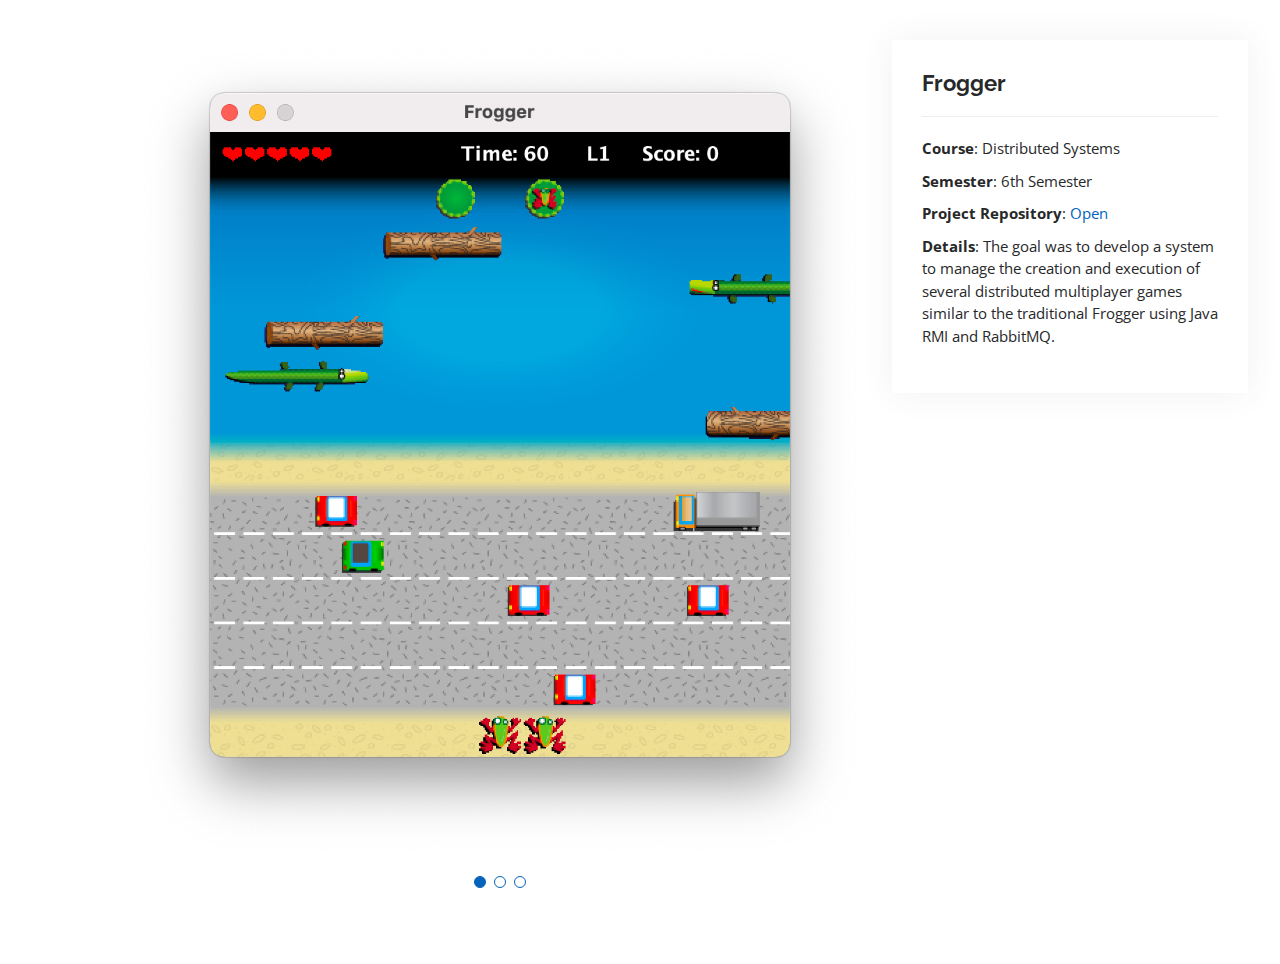
<file: portfolio-Frogger.html>
<!DOCTYPE html>
<html lang="en">

<head>
  <meta charset="utf-8">
  <meta content="width=device-width, initial-scale=1.0" name="viewport">

  <title>Portfolio Details - Frogger</title>
  <meta content="" name="description">
  <meta content="" name="keywords">

  <!-- Favicons -->
  <link href="assets/img/favicon.png" rel="icon">
  <link href="assets/img/apple-touch-icon.png" rel="apple-touch-icon">

  <!-- Google Fonts -->
  <link href="https://fonts.googleapis.com/css?family=Open+Sans:300,300i,400,400i,600,600i,700,700i|Raleway:300,300i,400,400i,500,500i,600,600i,700,700i|Poppins:300,300i,400,400i,500,500i,600,600i,700,700i" rel="stylesheet">

  <!-- Vendor CSS Files -->
  <link href="assets/vendor/aos/aos.css" rel="stylesheet">
  <link href="assets/vendor/bootstrap/css/bootstrap.min.css" rel="stylesheet">
  <link href="assets/vendor/bootstrap-icons/bootstrap-icons.css" rel="stylesheet">
  <link href="assets/vendor/boxicons/css/boxicons.min.css" rel="stylesheet">
  <link href="assets/vendor/glightbox/css/glightbox.min.css" rel="stylesheet">
  <link href="assets/vendor/swiper/swiper-bundle.min.css" rel="stylesheet">

  <!-- Template Main CSS File -->
  <link href="assets/css/style.css" rel="stylesheet">

  <!-- =======================================================
  * Template Name: MyResume - v4.7.0
  * Template URL: https://bootstrapmade.com/free-html-bootstrap-template-my-resume/
  * Author: BootstrapMade.com
  * License: https://bootstrapmade.com/license/
  ======================================================== -->
</head>

<body>

  <main id="main">

    <!-- ======= Portfolio Details Section ======= -->
    <section id="portfolio-details" class="portfolio-details">
      <div class="container">

        <div class="row gy-4">

          <div class="col-lg-8">
            <div class="portfolio-details-slider swiper">
              <div class="swiper-wrapper align-items-center">

                <div class="swiper-slide">
                  <img src="assets/img/portfolio/Frogger/2.png" alt="">
                </div>

                <div class="swiper-slide">
                  <img src="assets/img/portfolio/Frogger/1.png" alt="" >
                </div>

                <div class="swiper-slide">
                  <img src="assets/img/portfolio/Frogger/3.png" alt="">
                </div>
                

              </div>
              <div class="swiper-pagination"></div>
            </div>
          </div>

          <div class="col-lg-4">
            <div class="portfolio-info">
              <h3>Frogger</h3>
              <ul>
                <li><strong>Course</strong>: Distributed Systems</li>
                <li><strong>Semester</strong>: 6th Semester</li>
                <li><strong>Project Repository</strong>: <a href="https://github.com/goncalopaiva/Frogger" target="_blank">Open</a></li>
                <li><strong>Details</strong>: The goal was to develop a system to manage the creation and 
                  execution of several distributed multiplayer games similar to the traditional Frogger using Java 
                  RMI and RabbitMQ.</li>
              </ul>
            </div>
        </div>
      </div>
    </section><!-- End Portfolio Details Section -->

  </main><!-- End #main -->

  <div id="preloader"></div>
  <a href="#" class="back-to-top d-flex align-items-center justify-content-center"><i class="bi bi-arrow-up-short"></i></a>

  <!-- Vendor JS Files -->
  <script src="assets/vendor/purecounter/purecounter.js"></script>
  <script src="assets/vendor/aos/aos.js"></script>
  <script src="assets/vendor/bootstrap/js/bootstrap.bundle.min.js"></script>
  <script src="assets/vendor/glightbox/js/glightbox.min.js"></script>
  <script src="assets/vendor/isotope-layout/isotope.pkgd.min.js"></script>
  <script src="assets/vendor/swiper/swiper-bundle.min.js"></script>
  <script src="assets/vendor/typed.js/typed.min.js"></script>
  <script src="assets/vendor/waypoints/noframework.waypoints.js"></script>
  <script src="assets/vendor/php-email-form/validate.js"></script>

  <!-- Template Main JS File -->
  <script src="assets/js/main.js"></script>

</body>

</html>
</file>
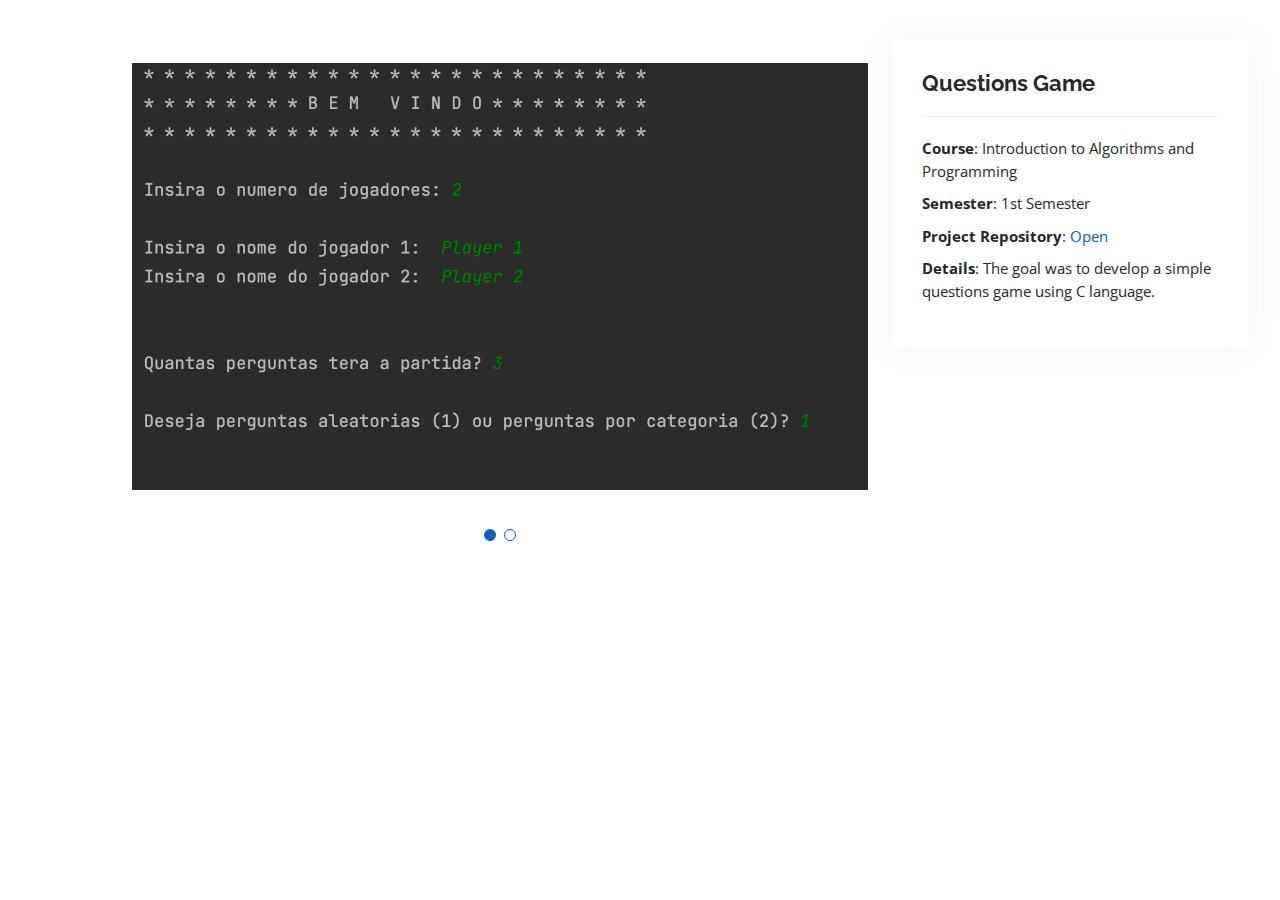
<file: portfolio-IAPG.html>
<!DOCTYPE html>
<html lang="en">

<head>
  <meta charset="utf-8">
  <meta content="width=device-width, initial-scale=1.0" name="viewport">

  <title>Portfolio Details - Questions Game</title>
  <meta content="" name="description">
  <meta content="" name="keywords">

  <!-- Favicons -->
  <link href="assets/img/favicon.png" rel="icon">
  <link href="assets/img/apple-touch-icon.png" rel="apple-touch-icon">

  <!-- Google Fonts -->
  <link href="https://fonts.googleapis.com/css?family=Open+Sans:300,300i,400,400i,600,600i,700,700i|Raleway:300,300i,400,400i,500,500i,600,600i,700,700i|Poppins:300,300i,400,400i,500,500i,600,600i,700,700i" rel="stylesheet">

  <!-- Vendor CSS Files -->
  <link href="assets/vendor/aos/aos.css" rel="stylesheet">
  <link href="assets/vendor/bootstrap/css/bootstrap.min.css" rel="stylesheet">
  <link href="assets/vendor/bootstrap-icons/bootstrap-icons.css" rel="stylesheet">
  <link href="assets/vendor/boxicons/css/boxicons.min.css" rel="stylesheet">
  <link href="assets/vendor/glightbox/css/glightbox.min.css" rel="stylesheet">
  <link href="assets/vendor/swiper/swiper-bundle.min.css" rel="stylesheet">

  <!-- Template Main CSS File -->
  <link href="assets/css/style.css" rel="stylesheet">

  <!-- =======================================================
  * Template Name: MyResume - v4.7.0
  * Template URL: https://bootstrapmade.com/free-html-bootstrap-template-my-resume/
  * Author: BootstrapMade.com
  * License: https://bootstrapmade.com/license/
  ======================================================== -->
</head>

<body>

  <main id="main">

    <!-- ======= Portfolio Details Section ======= -->
    <section id="portfolio-details" class="portfolio-details">
      <div class="container">

        <div class="row gy-4">

          <div class="col-lg-8">
            <div class="portfolio-details-slider swiper">
              <div class="swiper-wrapper align-items-center">

                <div class="swiper-slide">
                  <img src="assets/img/portfolio/IAPG/1.png" alt="">
                </div>

                <div class="swiper-slide">
                  <img src="assets/img/portfolio/IAPG/2.png" alt="" >
                </div>
                
              </div>
              <div class="swiper-pagination"></div>
            </div>
          </div>

          <div class="col-lg-4">
            <div class="portfolio-info">
              <h3>Questions Game</h3>
              <ul>
                <li><strong>Course</strong>: Introduction to Algorithms and Programming	</li>
                <li><strong>Semester</strong>: 1st Semester</li>
                <li><strong>Project Repository</strong>: <a href="https://github.com/goncalopaiva/Projeto_IAPG_2021" target="_blank">Open</a></li>
                <li><strong>Details</strong>: The goal was to develop a simple questions game using C language. </li>
              </ul>
            </div>
        </div>
      </div>
    </section><!-- End Portfolio Details Section -->

  </main><!-- End #main -->

  <div id="preloader"></div>
  <a href="#" class="back-to-top d-flex align-items-center justify-content-center"><i class="bi bi-arrow-up-short"></i></a>

  <!-- Vendor JS Files -->
  <script src="assets/vendor/purecounter/purecounter.js"></script>
  <script src="assets/vendor/aos/aos.js"></script>
  <script src="assets/vendor/bootstrap/js/bootstrap.bundle.min.js"></script>
  <script src="assets/vendor/glightbox/js/glightbox.min.js"></script>
  <script src="assets/vendor/isotope-layout/isotope.pkgd.min.js"></script>
  <script src="assets/vendor/swiper/swiper-bundle.min.js"></script>
  <script src="assets/vendor/typed.js/typed.min.js"></script>
  <script src="assets/vendor/waypoints/noframework.waypoints.js"></script>
  <script src="assets/vendor/php-email-form/validate.js"></script>

  <!-- Template Main JS File -->
  <script src="assets/js/main.js"></script>

</body>

</html>
</file>
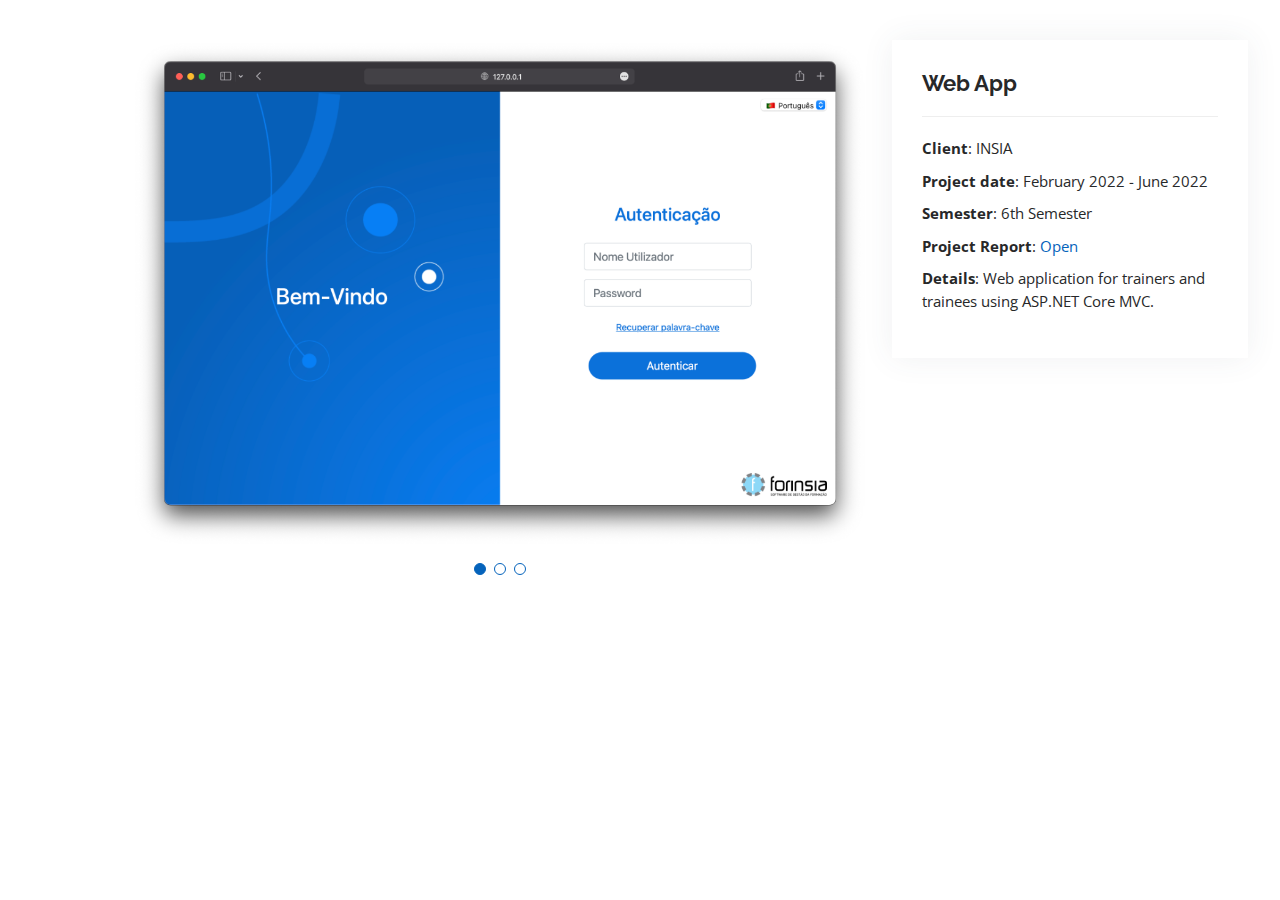
<file: portfolio-INSIA.html>
<!DOCTYPE html>
<html lang="en">

<head>
  <meta charset="utf-8">
  <meta content="width=device-width, initial-scale=1.0" name="viewport">

  <title>Portfolio Details - INSIA</title>
  <meta content="" name="description">
  <meta content="" name="keywords">

  <!-- Favicons -->
  <link href="assets/img/favicon.png" rel="icon">
  <link href="assets/img/apple-touch-icon.png" rel="apple-touch-icon">

  <!-- Google Fonts -->
  <link href="https://fonts.googleapis.com/css?family=Open+Sans:300,300i,400,400i,600,600i,700,700i|Raleway:300,300i,400,400i,500,500i,600,600i,700,700i|Poppins:300,300i,400,400i,500,500i,600,600i,700,700i" rel="stylesheet">

  <!-- Vendor CSS Files -->
  <link href="assets/vendor/aos/aos.css" rel="stylesheet">
  <link href="assets/vendor/bootstrap/css/bootstrap.min.css" rel="stylesheet">
  <link href="assets/vendor/bootstrap-icons/bootstrap-icons.css" rel="stylesheet">
  <link href="assets/vendor/boxicons/css/boxicons.min.css" rel="stylesheet">
  <link href="assets/vendor/glightbox/css/glightbox.min.css" rel="stylesheet">
  <link href="assets/vendor/swiper/swiper-bundle.min.css" rel="stylesheet">

  <!-- Template Main CSS File -->
  <link href="assets/css/style.css" rel="stylesheet">

  <!-- =======================================================
  * Template Name: MyResume - v4.7.0
  * Template URL: https://bootstrapmade.com/free-html-bootstrap-template-my-resume/
  * Author: BootstrapMade.com
  * License: https://bootstrapmade.com/license/
  ======================================================== -->
</head>

<body>

  <main id="main">

    <!-- ======= Portfolio Details Section ======= -->
    <section id="portfolio-details" class="portfolio-details">
      <div class="container">

        <div class="row gy-4">

          <div class="col-lg-8">
            <div class="portfolio-details-slider swiper">
              <div class="swiper-wrapper align-items-center">

                <div class="swiper-slide">
                  <img src="assets/img/portfolio/INSIA/1.png" alt="">
                </div>

                <div class="swiper-slide">
                  <img src="assets/img/portfolio/INSIA/2.png" alt="">
                </div>

                <div class="swiper-slide">
                  <img src="assets/img/portfolio/INSIA/3.png" alt="">
                </div>

              </div>
              <div class="swiper-pagination"></div>
            </div>
          </div>

          <div class="col-lg-4">
            <div class="portfolio-info">
              <h3>Web App</h3>
              <ul>
                <li><strong>Client</strong>: INSIA</li>
                <li><strong>Project date</strong>: February 2022 - June 2022</li>
                <li><strong>Semester</strong>: 6th Semester</li>
                <li><strong>Project Report</strong>: <a href="assets/img/portfolio/INSIA/Report.pdf" target="_blank">Open</a></li>
                <li><strong>Details</strong>: Web application for trainers and trainees using ASP.NET Core MVC.
                  </li>
              </ul>
            </div>
        </div>
      </div>
    </section><!-- End Portfolio Details Section -->

  </main><!-- End #main -->

  <div id="preloader"></div>
  <a href="#" class="back-to-top d-flex align-items-center justify-content-center"><i class="bi bi-arrow-up-short"></i></a>

  <!-- Vendor JS Files -->
  <script src="assets/vendor/purecounter/purecounter.js"></script>
  <script src="assets/vendor/aos/aos.js"></script>
  <script src="assets/vendor/bootstrap/js/bootstrap.bundle.min.js"></script>
  <script src="assets/vendor/glightbox/js/glightbox.min.js"></script>
  <script src="assets/vendor/isotope-layout/isotope.pkgd.min.js"></script>
  <script src="assets/vendor/swiper/swiper-bundle.min.js"></script>
  <script src="assets/vendor/typed.js/typed.min.js"></script>
  <script src="assets/vendor/waypoints/noframework.waypoints.js"></script>
  <script src="assets/vendor/php-email-form/validate.js"></script>

  <!-- Template Main JS File -->
  <script src="assets/js/main.js"></script>

</body>

</html>
</file>
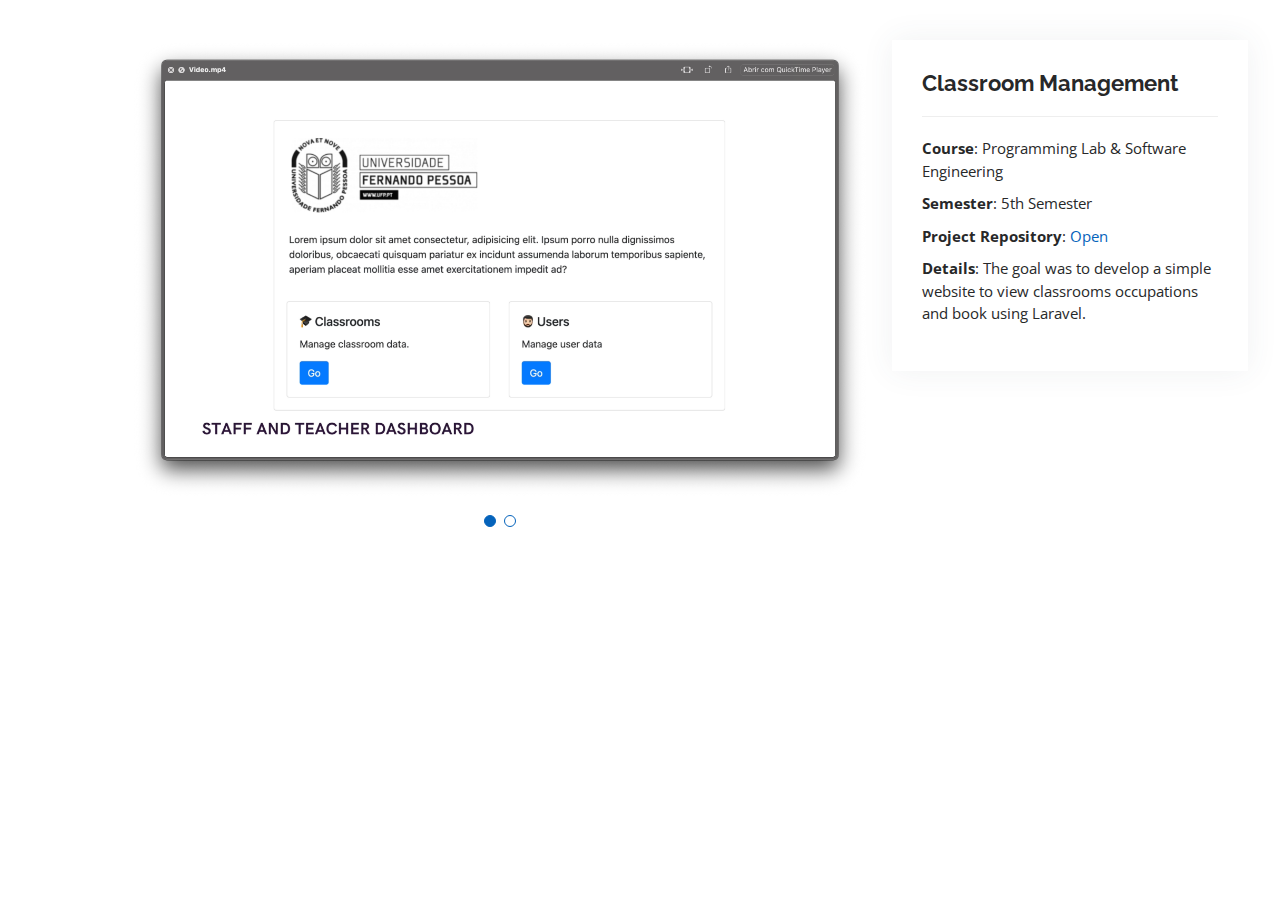
<file: portfolio-LAPR.html>
<!DOCTYPE html>
<html lang="en">

<head>
  <meta charset="utf-8">
  <meta content="width=device-width, initial-scale=1.0" name="viewport">

  <title>Portfolio Details - Classroom Management</title>
  <meta content="" name="description">
  <meta content="" name="keywords">

  <!-- Favicons -->
  <link href="assets/img/favicon.png" rel="icon">
  <link href="assets/img/apple-touch-icon.png" rel="apple-touch-icon">

  <!-- Google Fonts -->
  <link href="https://fonts.googleapis.com/css?family=Open+Sans:300,300i,400,400i,600,600i,700,700i|Raleway:300,300i,400,400i,500,500i,600,600i,700,700i|Poppins:300,300i,400,400i,500,500i,600,600i,700,700i" rel="stylesheet">

  <!-- Vendor CSS Files -->
  <link href="assets/vendor/aos/aos.css" rel="stylesheet">
  <link href="assets/vendor/bootstrap/css/bootstrap.min.css" rel="stylesheet">
  <link href="assets/vendor/bootstrap-icons/bootstrap-icons.css" rel="stylesheet">
  <link href="assets/vendor/boxicons/css/boxicons.min.css" rel="stylesheet">
  <link href="assets/vendor/glightbox/css/glightbox.min.css" rel="stylesheet">
  <link href="assets/vendor/swiper/swiper-bundle.min.css" rel="stylesheet">

  <!-- Template Main CSS File -->
  <link href="assets/css/style.css" rel="stylesheet">

  <!-- =======================================================
  * Template Name: MyResume - v4.7.0
  * Template URL: https://bootstrapmade.com/free-html-bootstrap-template-my-resume/
  * Author: BootstrapMade.com
  * License: https://bootstrapmade.com/license/
  ======================================================== -->
</head>

<body>

  <main id="main">

    <!-- ======= Portfolio Details Section ======= -->
    <section id="portfolio-details" class="portfolio-details">
      <div class="container">

        <div class="row gy-4">

          <div class="col-lg-8">
            <div class="portfolio-details-slider swiper">
              <div class="swiper-wrapper align-items-center">

                <div class="swiper-slide">
                  <img src="assets/img/portfolio/LAPR/1.png" alt="">
                </div>

                <div class="swiper-slide">
                  <img src="assets/img/portfolio/LAPR/2.png" alt="" >
                </div>
                
              </div>
              <div class="swiper-pagination"></div>
            </div>
          </div>

          <div class="col-lg-4">
            <div class="portfolio-info">
              <h3>Classroom Management</h3>
              <ul>
                <li><strong>Course</strong>: Programming Lab & Software Engineering</li>
                <li><strong>Semester</strong>: 5th Semester</li>
                <li><strong>Project Repository</strong>: <a href="https://github.com/goncalopaiva/Laravel-LAPR" target="_blank">Open</a></li>
                <li><strong>Details</strong>: The goal was to develop a simple website to view classrooms occupations and 
                book using Laravel.
               </li>
              </ul>
            </div>
        </div>
      </div>
    </section><!-- End Portfolio Details Section -->

  </main><!-- End #main -->

  <div id="preloader"></div>
  <a href="#" class="back-to-top d-flex align-items-center justify-content-center"><i class="bi bi-arrow-up-short"></i></a>

  <!-- Vendor JS Files -->
  <script src="assets/vendor/purecounter/purecounter.js"></script>
  <script src="assets/vendor/aos/aos.js"></script>
  <script src="assets/vendor/bootstrap/js/bootstrap.bundle.min.js"></script>
  <script src="assets/vendor/glightbox/js/glightbox.min.js"></script>
  <script src="assets/vendor/isotope-layout/isotope.pkgd.min.js"></script>
  <script src="assets/vendor/swiper/swiper-bundle.min.js"></script>
  <script src="assets/vendor/typed.js/typed.min.js"></script>
  <script src="assets/vendor/waypoints/noframework.waypoints.js"></script>
  <script src="assets/vendor/php-email-form/validate.js"></script>

  <!-- Template Main JS File -->
  <script src="assets/js/main.js"></script>

</body>

</html>
</file>
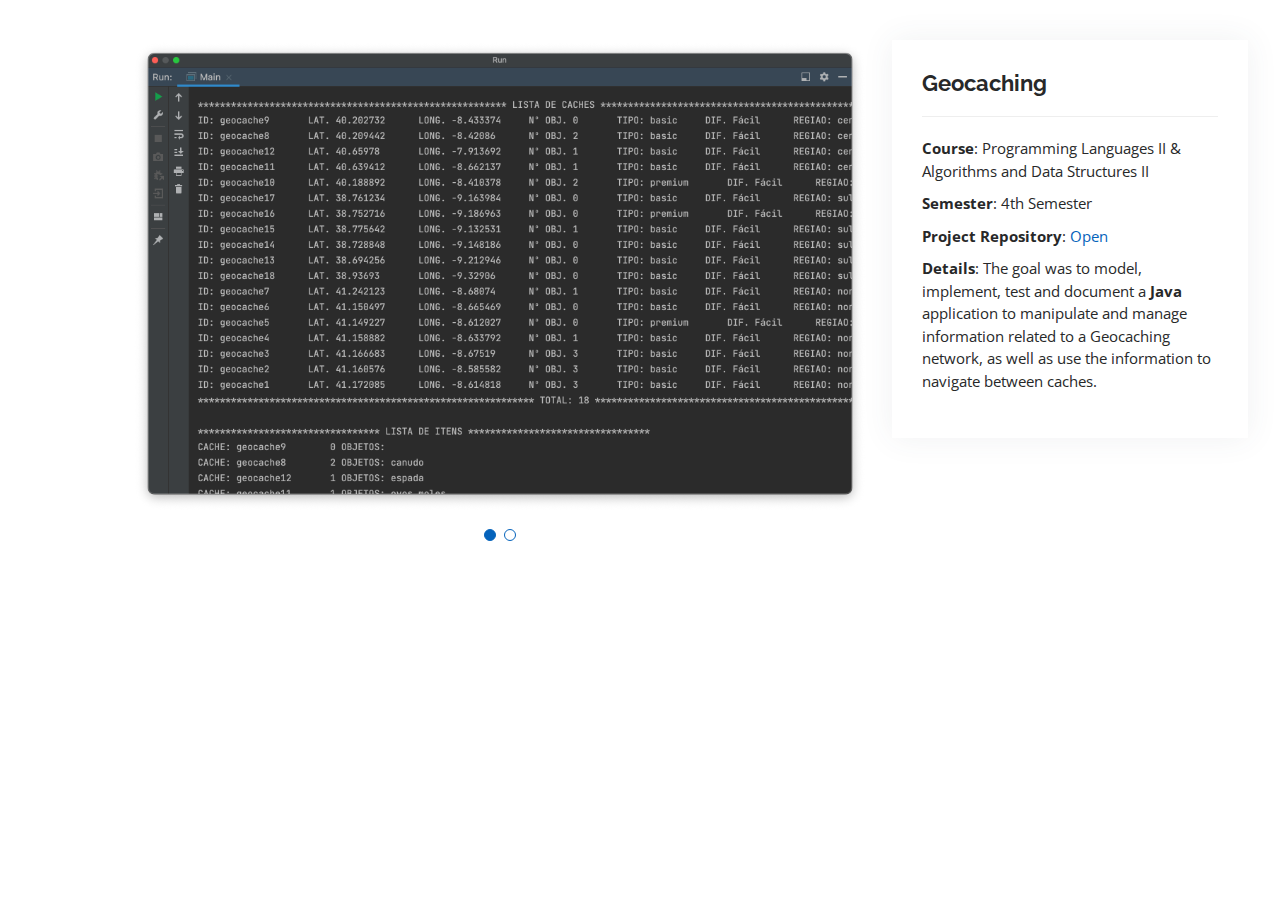
<file: portfolio-LPII.html>
<!DOCTYPE html>
<html lang="en">

<head>
  <meta charset="utf-8">
  <meta content="width=device-width, initial-scale=1.0" name="viewport">

  <title>Portfolio Details - Geocaching</title>
  <meta content="" name="description">
  <meta content="" name="keywords">

  <!-- Favicons -->
  <link href="assets/img/favicon.png" rel="icon">
  <link href="assets/img/apple-touch-icon.png" rel="apple-touch-icon">

  <!-- Google Fonts -->
  <link href="https://fonts.googleapis.com/css?family=Open+Sans:300,300i,400,400i,600,600i,700,700i|Raleway:300,300i,400,400i,500,500i,600,600i,700,700i|Poppins:300,300i,400,400i,500,500i,600,600i,700,700i" rel="stylesheet">

  <!-- Vendor CSS Files -->
  <link href="assets/vendor/aos/aos.css" rel="stylesheet">
  <link href="assets/vendor/bootstrap/css/bootstrap.min.css" rel="stylesheet">
  <link href="assets/vendor/bootstrap-icons/bootstrap-icons.css" rel="stylesheet">
  <link href="assets/vendor/boxicons/css/boxicons.min.css" rel="stylesheet">
  <link href="assets/vendor/glightbox/css/glightbox.min.css" rel="stylesheet">
  <link href="assets/vendor/swiper/swiper-bundle.min.css" rel="stylesheet">

  <!-- Template Main CSS File -->
  <link href="assets/css/style.css" rel="stylesheet">

  <!-- =======================================================
  * Template Name: MyResume - v4.7.0
  * Template URL: https://bootstrapmade.com/free-html-bootstrap-template-my-resume/
  * Author: BootstrapMade.com
  * License: https://bootstrapmade.com/license/
  ======================================================== -->
</head>

<body>

  <main id="main">

    <!-- ======= Portfolio Details Section ======= -->
    <section id="portfolio-details" class="portfolio-details">
      <div class="container">

        <div class="row gy-4">

          <div class="col-lg-8">
            <div class="portfolio-details-slider swiper">
              <div class="swiper-wrapper align-items-center">

                <div class="swiper-slide">
                  <img src="assets/img/portfolio/LPII/1.png" alt="">
                </div>

                <div class="swiper-slide">
                  <img src="assets/img/portfolio/LPII/2.png" alt="" >
                </div>
                
              </div>
              <div class="swiper-pagination"></div>
            </div>
          </div>

          <div class="col-lg-4">
            <div class="portfolio-info">
              <h3>Geocaching</h3>
              <ul>
                <li><strong>Course</strong>: Programming Languages II & Algorithms and Data Structures II</li>
                <li><strong>Semester</strong>: 4th Semester</li>
                <li><strong>Project Repository</strong>: <a href="https://github.com/goncalopaiva/project_aed_lp" target="_blank">Open</a></li>
                <li><strong>Details</strong>: The goal was to model, implement, test and document a <strong>Java</strong> application to 
                  manipulate and manage information related to a Geocaching network, as well as use the information to navigate between caches.
               </li>
              </ul>
            </div>
        </div>
      </div>
    </section><!-- End Portfolio Details Section -->

  </main><!-- End #main -->

  <div id="preloader"></div>
  <a href="#" class="back-to-top d-flex align-items-center justify-content-center"><i class="bi bi-arrow-up-short"></i></a>

  <!-- Vendor JS Files -->
  <script src="assets/vendor/purecounter/purecounter.js"></script>
  <script src="assets/vendor/aos/aos.js"></script>
  <script src="assets/vendor/bootstrap/js/bootstrap.bundle.min.js"></script>
  <script src="assets/vendor/glightbox/js/glightbox.min.js"></script>
  <script src="assets/vendor/isotope-layout/isotope.pkgd.min.js"></script>
  <script src="assets/vendor/swiper/swiper-bundle.min.js"></script>
  <script src="assets/vendor/typed.js/typed.min.js"></script>
  <script src="assets/vendor/waypoints/noframework.waypoints.js"></script>
  <script src="assets/vendor/php-email-form/validate.js"></script>

  <!-- Template Main JS File -->
  <script src="assets/js/main.js"></script>

</body>

</html>
</file>
<file: assets/css/style.css>
/**
* Template Name: MyResume - v4.7.0
* Template URL: https://bootstrapmade.com/free-html-bootstrap-template-my-resume/
* Author: BootstrapMade.com
* License: https://bootstrapmade.com/license/
*/

/*--------------------------------------------------------------
# General
--------------------------------------------------------------*/
body {
  font-family: "Open Sans", sans-serif;
  color: #272829;
}

a {
  color: #0563bb;
  text-decoration: none;
}

a:hover {
  color: #427aa1;
  text-decoration: none;
}

h1, h2, h3, h4, h5, h6 {
  font-family: "Raleway", sans-serif;
}

/*--------------------------------------------------------------
# Back to top button
--------------------------------------------------------------*/
.back-to-top {
  position: fixed;
  visibility: hidden;
  opacity: 0;
  right: 15px;
  bottom: 15px;
  z-index: 996;
  background: #05668d;
  width: 40px;
  height: 40px;
  border-radius: 50px;
  transition: all 0.4s;
}
.back-to-top i {
  font-size: 28px;
  color: #fff;
  line-height: 0;
}
.back-to-top:hover {
  background: #0678e3;
  color: #fff;
}
.back-to-top.active {
  visibility: visible;
  opacity: 1;
}

/*--------------------------------------------------------------
# Preloader
--------------------------------------------------------------*/
#preloader {
  position: fixed;
  top: 0;
  left: 0;
  right: 0;
  bottom: 0;
  z-index: 9999;
  overflow: hidden;
  background: #fff;
}

#preloader:before {
  content: "";
  position: fixed;
  top: calc(50% - 30px);
  left: calc(50% - 30px);
  border: 6px solid #0563bb;
  border-top-color: #fff;
  border-bottom-color: #fff;
  border-radius: 50%;
  width: 60px;
  height: 60px;
  -webkit-animation: animate-preloader 1s linear infinite;
  animation: animate-preloader 1s linear infinite;
}

@-webkit-keyframes animate-preloader {
  0% {
    transform: rotate(0deg);
  }
  100% {
    transform: rotate(360deg);
  }
}

@keyframes animate-preloader {
  0% {
    transform: rotate(0deg);
  }
  100% {
    transform: rotate(360deg);
  }
}
/*--------------------------------------------------------------
# Disable aos animation delay on mobile devices
--------------------------------------------------------------*/
@media screen and (max-width: 768px) {
  [data-aos-delay] {
    transition-delay: 0 !important;
  }
}
/*--------------------------------------------------------------
# Header
--------------------------------------------------------------*/
#header {
  position: fixed;
  top: 0;
  left: 0;
  bottom: 0;
  z-index: 9997;
  transition: all 0.5s;
  padding: 15px;
  overflow-y: auto;
}
@media (max-width: 992px) {
  #header {
    width: 300px;
    background: #fff;
    border-right: 1px solid #e6e9ec;
    left: -300px;
  }
}

@media (min-width: 992px) {
  #main {
    margin-left: 100px;
  }
}
/*--------------------------------------------------------------
# Navigation Menu
--------------------------------------------------------------*/
/**
* Desktop Navigation 
*/
.nav-menu {
  padding: 0;
  display: block;
}
.nav-menu * {
  margin: 0;
  padding: 0;
  list-style: none;
}
.nav-menu > ul > li {
  position: relative;
  white-space: nowrap;
}
.nav-menu a, .nav-menu a:focus {
  display: flex;
  align-items: center;
  color: #45505b;
  padding: 10px 18px;
  margin-bottom: 8px;
  transition: 0.3s;
  font-size: 15px;
  border-radius: 50px;
  background: #f2f3f5;
  height: 56px;
  width: 100%;
  overflow: hidden;
  transition: 0.3s;
}
.nav-menu a i, .nav-menu a:focus i {
  font-size: 20px;
}
.nav-menu a span, .nav-menu a:focus span {
  padding: 0 5px 0 7px;
  color: #45505b;
}
@media (min-width: 992px) {
  .nav-menu a, .nav-menu a:focus {
    width: 56px;
  }
  .nav-menu a span, .nav-menu a:focus span {
    display: none;
    color: #fff;
  }
}
.nav-menu a:hover, .nav-menu .active, .nav-menu .active:focus, .nav-menu li:hover > a {
  color: #fff;
  background: #0563bb;
}
.nav-menu a:hover span, .nav-menu .active span, .nav-menu .active:focus span, .nav-menu li:hover > a span {
  color: #fff;
}
.nav-menu a:hover, .nav-menu li:hover > a {
  width: 100%;
  color: #fff;
}
.nav-menu a:hover span, .nav-menu li:hover > a span {
  display: block;
}

/**
* Mobile Navigation 
*/
.mobile-nav-toggle {
  position: fixed;
  right: 10px;
  top: 10px;
  z-index: 9998;
  border: 0;
  background: none;
  font-size: 28px;
  transition: all 0.4s;
  outline: none !important;
  line-height: 0;
  cursor: pointer;
  border-radius: 50px;
  padding: 5px;
}
.mobile-nav-toggle i {
  color: #45505b;
}

.mobile-nav-active {
  overflow: hidden;
}
.mobile-nav-active #header {
  left: 0;
}
.mobile-nav-active .mobile-nav-toggle {
  color: #fff;
  background-color: #0563bb;
}

/*--------------------------------------------------------------
# Hero Section
--------------------------------------------------------------*/
#hero {
  width: 100%;
  height: 100vh;
  background: url("../img/hero-bg.jpg") top right no-repeat;
  background-size: cover;
  position: relative;
}
@media (min-width: 992px) {
  #hero {
    padding-left: 160px;
  }
}
#hero:before {
  content: "";
  background: rgba(255, 255, 255, 0.8);
  position: absolute;
  bottom: 0;
  top: 0;
  left: 0;
  right: 0;
}
#hero h1 {
  margin: 0;
  font-size: 64px;
  font-weight: 700;
  line-height: 56px;
  color: #45505b;
}
#hero p {
  color: #45505b;
  margin: 15px 0 0 0;
  font-size: 26px;
  font-family: "Poppins", sans-serif;
}
#hero p span {
  color: #0563bb;
  letter-spacing: 1px;
}
#hero .social-links {
  margin-top: 30px;
}
#hero .social-links a {
  font-size: 24px;
  display: inline-block;
  color: #45505b;
  line-height: 1;
  margin-right: 20px;
  transition: 0.3s;
}
#hero .social-links a:hover {
  color: #0563bb;
}
@media (max-width: 992px) {
  #hero {
    text-align: center;
  }
  #hero h1 {
    font-size: 32px;
    line-height: 36px;
  }
  #hero p {
    margin-top: 10px;
    font-size: 20px;
    line-height: 24px;
  }
}

/*--------------------------------------------------------------
# Sections General
--------------------------------------------------------------*/
section {
  padding: 60px 0;
  overflow: hidden;
}

.section-title {
  text-align: center;
  padding-bottom: 30px;
}
.section-title h2 {
  font-size: 32px;
  font-weight: bold;
  text-transform: uppercase;
  margin-bottom: 20px;
  padding-bottom: 20px;
  position: relative;
  color: #45505b;
}
.section-title h2::before {
  content: "";
  position: absolute;
  display: block;
  width: 120px;
  height: 1px;
  background: #ddd;
  bottom: 1px;
  left: calc(50% - 60px);
}
.section-title h2::after {
  content: "";
  position: absolute;
  display: block;
  width: 40px;
  height: 3px;
  background: #0563bb;
  bottom: 0;
  left: calc(50% - 20px);
}
.section-title p {
  margin-bottom: 0;
}

/*--------------------------------------------------------------
# About
--------------------------------------------------------------*/
.about .content h3 {
  font-weight: 700;
  font-size: 26px;
  color: #728394;
}
.about .content ul {
  list-style: none;
  padding: 0;
}
.about .content ul li {
  margin-bottom: 20px;
  display: flex;
  align-items: center;
}
.about .content ul strong {
  margin-right: 10px;
}
.about .content ul i {
  font-size: 16px;
  margin-right: 5px;
  color: #0563bb;
  line-height: 0;
}
.about .content p:last-child {
  margin-bottom: 0;
}

/*--------------------------------------------------------------
# Facts
--------------------------------------------------------------*/
.facts .count-box {
  padding: 30px 30px 25px 30px;
  margin-top: 30px;
  width: 100%;
  position: relative;
  text-align: center;
  background: #fff;
}
.facts .count-box i {
  position: absolute;
  top: -25px;
  left: 50%;
  transform: translateX(-50%);
  font-size: 24px;
  background: #0563bb;
  color: #fff;
  border-radius: 50px;
  display: inline-flex;
  align-items: center;
  justify-content: center;
  width: 48px;
  height: 48px;
}
.facts .count-box span {
  font-size: 36px;
  display: block;
  font-weight: 600;
  color: #011426;
}
.facts .count-box p {
  padding: 0;
  margin: 0;
  font-family: "Raleway", sans-serif;
  font-size: 14px;
}

/*--------------------------------------------------------------
# Akills
--------------------------------------------------------------*/
.skills .progress {
  height: 60px;
  display: block;
  background: none;
  border-radius: 0;
}
.skills .progress .skill {
  padding: 10px 0;
  margin: 0;
  text-transform: uppercase;
  display: block;
  font-weight: 600;
  font-family: "Poppins", sans-serif;
  color: #45505b;
}
.skills .progress .skill .val {
  float: right;
  font-style: normal;
}
.skills .progress-bar-wrap {
  background: #f2f3f5;
}
.skills .progress-bar {
  width: 1px;
  height: 10px;
  transition: 0.9s;
  background-color: #0563bb;
}

/*--------------------------------------------------------------
# Resume
--------------------------------------------------------------*/
.resume .resume-title {
  font-size: 26px;
  font-weight: 700;
  margin-top: 20px;
  margin-bottom: 20px;
  color: #45505b;
}
.resume .resume-item {
  padding: 0 0 20px 20px;
  margin-top: -2px;
  border-left: 2px solid #0563bb;
  position: relative;
}
.resume .resume-item h4 {
  line-height: 18px;
  font-size: 18px;
  font-weight: 600;
  text-transform: uppercase;
  font-family: "Poppins", sans-serif;
  color: #0563bb;
  margin-bottom: 10px;
}
.resume .resume-item h5 {
  font-size: 16px;
  background: #f7f8f9;
  padding: 5px 15px;
  display: inline-block;
  font-weight: 600;
  margin-bottom: 10px;
}
.resume .resume-item ul {
  padding-left: 20px;
}
.resume .resume-item ul li {
  padding-bottom: 10px;
}
.resume .resume-item:last-child {
  padding-bottom: 0;
}
.resume .resume-item::before {
  content: "";
  position: absolute;
  width: 16px;
  height: 16px;
  border-radius: 50px;
  left: -9px;
  top: 0;
  background: #fff;
  border: 2px solid #0563bb;
}

/*--------------------------------------------------------------
# Portfolio
--------------------------------------------------------------*/
.portfolio .portfolio-item {
  margin-bottom: 30px;
}
.portfolio #portfolio-flters {
  padding: 0;
  margin: 0 auto 25px auto;
  list-style: none;
  text-align: center;
  background: #fff;
  border-radius: 50px;
  padding: 2px 15px;
}
.portfolio #portfolio-flters li {
  cursor: pointer;
  display: inline-block;
  padding: 10px 15px;
  font-size: 14px;
  font-weight: 600;
  line-height: 1;
  text-transform: uppercase;
  color: #272829;
  margin-bottom: 5px;
  transition: all 0.3s ease-in-out;
}
.portfolio #portfolio-flters li:hover, .portfolio #portfolio-flters li.filter-active {
  color: #0563bb;
}
.portfolio #portfolio-flters li:last-child {
  margin-right: 0;
}
.portfolio .portfolio-wrap {
  transition: 0.3s;
  position: relative;
  overflow: hidden;
  z-index: 1;
  background: rgba(69, 80, 91, 0.8);
}
.portfolio .portfolio-wrap::before {
  content: "";
  background: rgba(255, 255, 255, 0.7);
  position: absolute;
  left: 30px;
  right: 30px;
  top: 30px;
  bottom: 30px;
  transition: all ease-in-out 0.3s;
  z-index: 2;
  opacity: 0;
}
.portfolio .portfolio-wrap .portfolio-info {
  opacity: 0;
  position: absolute;
  top: 0;
  left: 0;
  right: 0;
  bottom: 0;
  text-align: center;
  z-index: 3;
  transition: all ease-in-out 0.3s;
  display: flex;
  flex-direction: column;
  justify-content: center;
  align-items: center;
}
.portfolio .portfolio-wrap .portfolio-info::before {
  display: block;
  content: "";
  width: 48px;
  height: 48px;
  position: absolute;
  top: 35px;
  left: 35px;
  border-top: 3px solid #d7dce1;
  border-left: 3px solid #d7dce1;
  transition: all 0.5s ease 0s;
  z-index: 9994;
}
.portfolio .portfolio-wrap .portfolio-info::after {
  display: block;
  content: "";
  width: 48px;
  height: 48px;
  position: absolute;
  bottom: 35px;
  right: 35px;
  border-bottom: 3px solid #d7dce1;
  border-right: 3px solid #d7dce1;
  transition: all 0.5s ease 0s;
  z-index: 9994;
}
.portfolio .portfolio-wrap .portfolio-info h4 {
  font-size: 20px;
  color: #45505b;
  font-weight: 600;
}
.portfolio .portfolio-wrap .portfolio-info p {
  color: #45505b;
  font-size: 14px;
  text-transform: uppercase;
  padding: 0;
  margin: 0;
}
.portfolio .portfolio-wrap .portfolio-links {
  text-align: center;
  z-index: 4;
}
.portfolio .portfolio-wrap .portfolio-links a {
  color: #45505b;
  margin: 0 2px;
  font-size: 28px;
  display: inline-block;
  transition: 0.3s;
}
.portfolio .portfolio-wrap .portfolio-links a:hover {
  color: #148af9;
}
.portfolio .portfolio-wrap:hover::before {
  top: 0;
  left: 0;
  right: 0;
  bottom: 0;
  opacity: 1;
}
.portfolio .portfolio-wrap:hover .portfolio-info {
  opacity: 1;
}
.portfolio .portfolio-wrap:hover .portfolio-info::before {
  top: 15px;
  left: 15px;
}
.portfolio .portfolio-wrap:hover .portfolio-info::after {
  bottom: 15px;
  right: 15px;
}

/*--------------------------------------------------------------
# Portfolio Details
--------------------------------------------------------------*/
.portfolio-details {
  padding-top: 40px;
}
.portfolio-details .portfolio-details-slider img {
  width: 100%;
}
.portfolio-details .portfolio-details-slider .swiper-pagination {
  margin-top: 20px;
  position: relative;
}
.portfolio-details .portfolio-details-slider .swiper-pagination .swiper-pagination-bullet {
  width: 12px;
  height: 12px;
  background-color: #fff;
  opacity: 1;
  border: 1px solid #0563bb;
}
.portfolio-details .portfolio-details-slider .swiper-pagination .swiper-pagination-bullet-active {
  background-color: #0563bb;
}
.portfolio-details .portfolio-info {
  padding: 30px;
  box-shadow: 0px 0 30px rgba(69, 80, 91, 0.08);
}
.portfolio-details .portfolio-info h3 {
  font-size: 22px;
  font-weight: 700;
  margin-bottom: 20px;
  padding-bottom: 20px;
  border-bottom: 1px solid #eee;
}
.portfolio-details .portfolio-info ul {
  list-style: none;
  padding: 0;
  font-size: 15px;
}
.portfolio-details .portfolio-info ul li + li {
  margin-top: 10px;
}
.portfolio-details .portfolio-description {
  padding-top: 30px;
}
.portfolio-details .portfolio-description h2 {
  font-size: 26px;
  font-weight: 700;
  margin-bottom: 20px;
}
.portfolio-details .portfolio-description p {
  padding: 0;
}

/*--------------------------------------------------------------
# Services
--------------------------------------------------------------*/
.services .icon-box {
  text-align: center;
  padding: 70px 20px 80px 20px;
  transition: all ease-in-out 0.3s;
  background: #fff;
  box-shadow: 0px 5px 90px 0px rgba(110, 123, 131, 0.05);
}
.services .icon-box .icon {
  margin: 0 auto;
  width: 100px;
  height: 100px;
  display: flex;
  align-items: center;
  justify-content: center;
  transition: ease-in-out 0.3s;
  position: relative;
}
.services .icon-box .icon i {
  font-size: 36px;
  transition: 0.5s;
  position: relative;
}
.services .icon-box .icon svg {
  position: absolute;
  top: 0;
  left: 0;
}
.services .icon-box .icon svg path {
  transition: 0.5s;
  fill: #f5f5f5;
}
.services .icon-box h4 {
  font-weight: 600;
  margin: 10px 0 15px 0;
  font-size: 22px;
}
.services .icon-box h4 a {
  color: #45505b;
  transition: ease-in-out 0.3s;
}
.services .icon-box p {
  line-height: 24px;
  font-size: 14px;
  margin-bottom: 0;
}
.services .icon-box:hover {
  border-color: #fff;
  box-shadow: 0px 0 35px 0 rgba(0, 0, 0, 0.08);
}
.services .iconbox-blue i {
  color: #47aeff;
}
.services .iconbox-blue:hover .icon i {
  color: #fff;
}
.services .iconbox-blue:hover .icon path {
  fill: #47aeff;
}
.services .iconbox-orange i {
  color: #ffa76e;
}
.services .iconbox-orange:hover .icon i {
  color: #fff;
}
.services .iconbox-orange:hover .icon path {
  fill: #ffa76e;
}
.services .iconbox-pink i {
  color: #e80368;
}
.services .iconbox-pink:hover .icon i {
  color: #fff;
}
.services .iconbox-pink:hover .icon path {
  fill: #e80368;
}
.services .iconbox-yellow i {
  color: #ffbb2c;
}
.services .iconbox-yellow:hover .icon i {
  color: #fff;
}
.services .iconbox-yellow:hover .icon path {
  fill: #ffbb2c;
}
.services .iconbox-red i {
  color: #ff5828;
}
.services .iconbox-red:hover .icon i {
  color: #fff;
}
.services .iconbox-red:hover .icon path {
  fill: #ff5828;
}
.services .iconbox-teal i {
  color: #11dbcf;
}
.services .iconbox-teal:hover .icon i {
  color: #fff;
}
.services .iconbox-teal:hover .icon path {
  fill: #11dbcf;
}

/*--------------------------------------------------------------
# Testimonials
--------------------------------------------------------------*/
.testimonials .section-header {
  margin-bottom: 40px;
}
.testimonials .testimonials-carousel, .testimonials .testimonials-slider {
  overflow: hidden;
}
.testimonials .testimonial-item {
  text-align: center;
}
.testimonials .testimonial-item .testimonial-img {
  width: 120px;
  border-radius: 50%;
  border: 4px solid #fff;
  margin: 0 auto;
}
.testimonials .testimonial-item h3 {
  font-size: 20px;
  font-weight: bold;
  margin: 10px 0 5px 0;
  color: #111;
}
.testimonials .testimonial-item h4 {
  font-size: 14px;
  color: #999;
  margin: 0 0 15px 0;
}
.testimonials .testimonial-item .quote-icon-left, .testimonials .testimonial-item .quote-icon-right {
  color: #90c8fc;
  font-size: 26px;
}
.testimonials .testimonial-item .quote-icon-left {
  display: inline-block;
  left: -5px;
  position: relative;
}
.testimonials .testimonial-item .quote-icon-right {
  display: inline-block;
  right: -5px;
  position: relative;
  top: 10px;
}
.testimonials .testimonial-item p {
  font-style: italic;
  margin: 0 auto 15px auto;
}
.testimonials .swiper-pagination {
  margin-top: 20px;
  position: relative;
}
.testimonials .swiper-pagination .swiper-pagination-bullet {
  width: 12px;
  height: 12px;
  background-color: #fff;
  opacity: 1;
  border: 1px solid #0563bb;
}
.testimonials .swiper-pagination .swiper-pagination-bullet-active {
  background-color: #0563bb;
}
@media (min-width: 992px) {
  .testimonials .testimonial-item p {
    width: 80%;
  }
}

/*--------------------------------------------------------------
# Contact
--------------------------------------------------------------*/
.contact .info {
  width: 100%;
  background: #fff;
}
.contact .info i {
  font-size: 20px;
  color: #0563bb;
  float: left;
  width: 44px;
  height: 44px;
  background: #eef7ff;
  display: flex;
  justify-content: center;
  align-items: center;
  border-radius: 50px;
  transition: all 0.3s ease-in-out;
}
.contact .info h4 {
  padding: 0 0 0 60px;
  font-size: 22px;
  font-weight: 600;
  margin-bottom: 5px;
  color: #45505b;
}
.contact .info p {
  padding: 0 0 0 60px;
  margin-bottom: 0;
  font-size: 14px;
  color: #728394;
}
.contact .info .email, .contact .info .phone {
  margin-top: 40px;
}
.contact .info .email:hover i, .contact .info .address:hover i, .contact .info .phone:hover i {
  background: #0563bb;
  color: #fff;
}
.contact .php-email-form {
  width: 100%;
  background: #fff;
}
.contact .php-email-form .form-group {
  padding-bottom: 8px;
}
.contact .php-email-form .error-message {
  display: none;
  color: #fff;
  background: #ed3c0d;
  text-align: left;
  padding: 15px;
  font-weight: 600;
}
.contact .php-email-form .error-message br + br {
  margin-top: 25px;
}
.contact .php-email-form .sent-message {
  display: none;
  color: #fff;
  background: #18d26e;
  text-align: center;
  padding: 15px;
  font-weight: 600;
}
.contact .php-email-form .loading {
  display: none;
  background: #fff;
  text-align: center;
  padding: 15px;
}
.contact .php-email-form .loading:before {
  content: "";
  display: inline-block;
  border-radius: 50%;
  width: 24px;
  height: 24px;
  margin: 0 10px -6px 0;
  border: 3px solid #18d26e;
  border-top-color: #eee;
  -webkit-animation: animate-loading 1s linear infinite;
  animation: animate-loading 1s linear infinite;
}
.contact .php-email-form input, .contact .php-email-form textarea {
  border-radius: 4px;
  box-shadow: none;
  font-size: 14px;
}
.contact .php-email-form input {
  height: 44px;
}
.contact .php-email-form textarea {
  padding: 10px 12px;
}
.contact .php-email-form button[type=submit] {
  background: #0563bb;
  border: 0;
  padding: 10px 35px;
  color: #fff;
  transition: 0.4s;
  border-radius: 50px;
}
.contact .php-email-form button[type=submit]:hover {
  background: #0678e3;
}
@-webkit-keyframes animate-loading {
  0% {
    transform: rotate(0deg);
  }
  100% {
    transform: rotate(360deg);
  }
}
@keyframes animate-loading {
  0% {
    transform: rotate(0deg);
  }
  100% {
    transform: rotate(360deg);
  }
}

/*--------------------------------------------------------------
# Footer
--------------------------------------------------------------*/
#footer {
  background: #f7f8f9;
  color: #45505b;
  font-size: 14px;
  text-align: center;
  padding: 30px 0;
}
#footer h3 {
  font-size: 36px;
  font-weight: 700;
  position: relative;
  font-family: "Poppins", sans-serif;
  padding: 0;
  margin: 0 0 15px 0;
}
#footer p {
  font-size: 15;
  font-style: italic;
  padding: 0;
  margin: 0 0 40px 0;
}
#footer .social-links {
  margin: 0 0 40px 0;
}
#footer .social-links a {
  font-size: 18px;
  display: inline-block;
  background: #0563bb;
  color: #fff;
  line-height: 1;
  padding: 8px 0;
  margin-right: 4px;
  border-radius: 50%;
  text-align: center;
  width: 36px;
  height: 36px;
  transition: 0.3s;
}
#footer .social-links a:hover {
  background: #0678e3;
  color: #fff;
  text-decoration: none;
}
#footer .copyright {
  margin: 0 0 5px 0;
}
#footer .credits {
  font-size: 13px;
}
</file>
